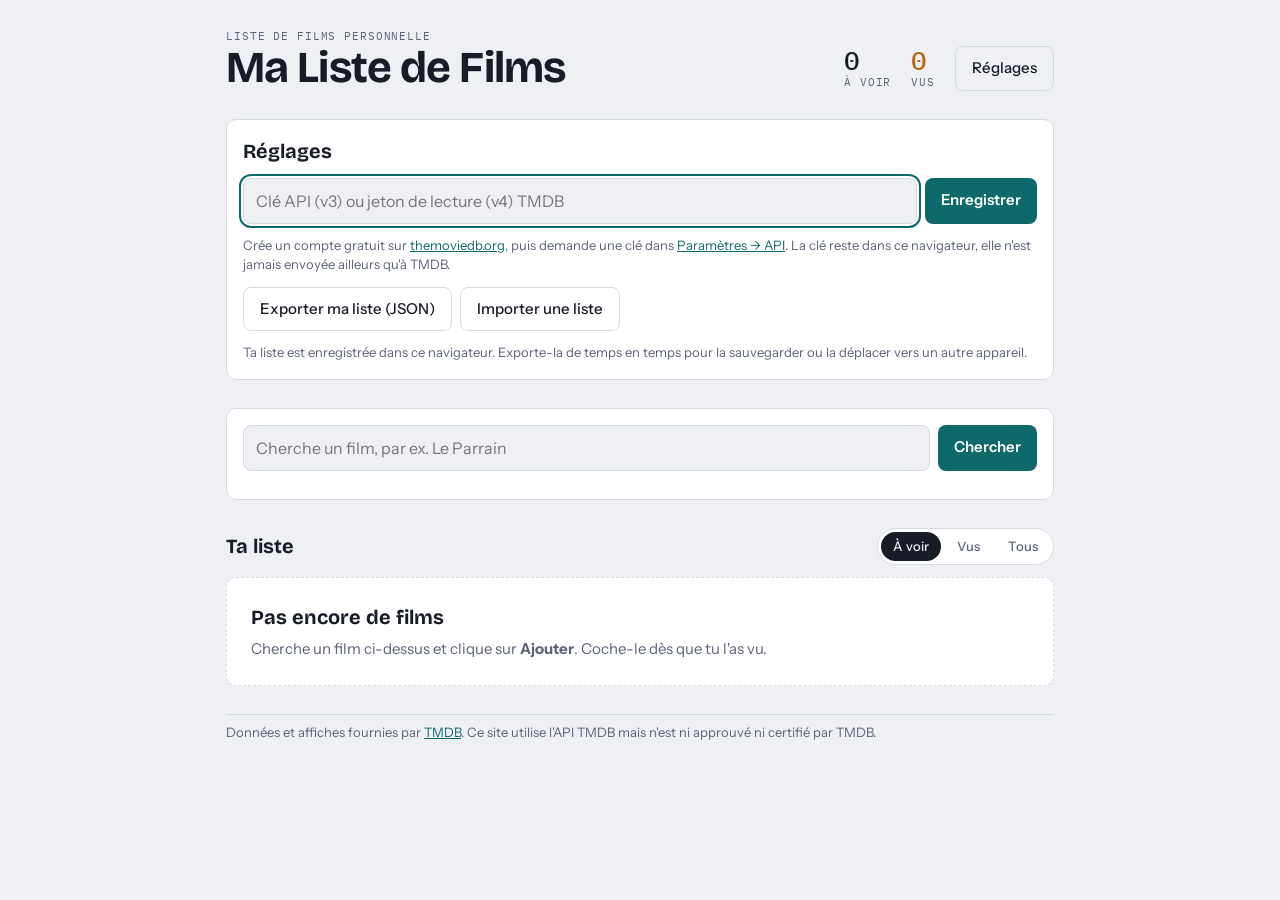
<file: index.html>
<!doctype html>
<html lang="fr">
<head>
  <meta charset="utf-8">
  <meta name="viewport" content="width=device-width, initial-scale=1">
  <title>Ma Liste de Films</title>
  <meta name="description" content="Cherche de vrais films via TMDB, ajoute-les à ta liste et coche ceux que tu as vus.">
  <link rel="preconnect" href="https://fonts.googleapis.com">
  <link rel="preconnect" href="https://fonts.gstatic.com" crossorigin>
  <link rel="stylesheet" href="https://fonts.googleapis.com/css2?family=Bricolage+Grotesque:opsz,wght@12..96,500;12..96,700&family=Instrument+Sans:wght@400;500;600&family=IBM+Plex+Mono:wght@400;500&display=swap">
  <link rel="stylesheet" href="style.css">
</head>
<body>
<div class="wrap">
  <header>
    <div>
      <div class="label">Liste de films personnelle</div>
      <h1>Ma Liste de Films</h1>
    </div>
    <div class="tally">
      <div><b id="nTodo">0</b><span class="label">À voir</span></div>
      <div class="seen"><b id="nSeen">0</b><span class="label">Vus</span></div>
      <button class="btn ghost" id="openSettings" type="button" aria-controls="settings">Réglages</button>
    </div>
  </header>

  <section class="panel" id="settings" hidden aria-label="Réglages">
    <h2>Réglages</h2>
    <form id="keyForm" class="row">
      <label for="apiKey" class="sr">Clé API TMDB</label>
      <input id="apiKey" type="password" autocomplete="off" placeholder="Clé API (v3) ou jeton de lecture (v4) TMDB">
      <button class="btn" type="submit">Enregistrer</button>
    </form>
    <p class="hint">Crée un compte gratuit sur <a href="https://www.themoviedb.org/signup" target="_blank" rel="noopener">themoviedb.org</a>, puis demande une clé dans <a href="https://www.themoviedb.org/settings/api" target="_blank" rel="noopener">Paramètres → API</a>. La clé reste dans ce navigateur, elle n'est jamais envoyée ailleurs qu'à TMDB.</p>
    <p class="status" id="keyStatus" hidden></p>
    <div class="row wrap-row">
      <button class="btn ghost" id="exportBtn" type="button">Exporter ma liste (JSON)</button>
      <label class="btn ghost" for="importFile">Importer une liste</label>
      <input id="importFile" type="file" accept="application/json,.json" class="sr">
    </div>
    <p class="hint">Ta liste est enregistrée dans ce navigateur. Exporte-la de temps en temps pour la sauvegarder ou la déplacer vers un autre appareil.</p>
  </section>

  <section class="panel" aria-label="Rechercher un film">
    <form id="searchForm" class="row">
      <label for="q" class="sr">Titre du film</label>
      <input id="q" type="search" placeholder="Cherche un film, par ex. Le Parrain" autocomplete="off">
      <button class="btn" id="searchBtn" type="submit">Chercher</button>
    </form>
    <p class="status" id="searchStatus" hidden></p>
    <div class="results" id="results"></div>
  </section>

  <section class="stack" aria-label="Ta liste">
    <div class="listhead">
      <h2>Ta liste</h2>
      <div class="tabs" role="group" aria-label="Filtrer">
        <button type="button" data-f="todo" aria-pressed="true">À voir</button>
        <button type="button" data-f="seen" aria-pressed="false">Vus</button>
        <button type="button" data-f="all" aria-pressed="false">Tous</button>
      </div>
    </div>
    <p class="status" id="listStatus" hidden></p>
    <div class="list" id="list"></div>
  </section>

  <footer class="hint">
    Données et affiches fournies par <a href="https://www.themoviedb.org" target="_blank" rel="noopener">TMDB</a>.
    Ce site utilise l'API TMDB mais n'est ni approuvé ni certifié par TMDB.
  </footer>
</div>
<script src="app.js"></script>
</body>
</html>
</file>
<file: style.css>
/* Mise en page : une colonne comme un programme de cinéma, la recherche en haut, puis ta liste en tickets avec affiche */
:root {
  --bg: #eef0f4;
  --surface: #ffffff;
  --ink: #181c26;
  --muted: #5c6376;
  --line: #d6dae3;
  --accent: #0e6a6a;
  --accent-ink: #ffffff;
  --accent-soft: #dcefee;
  --seen: #b8650a;
  --seen-soft: #fbecd8;
  --danger: #b42318;
  --f-display: "Bricolage Grotesque", "Segoe UI", system-ui, sans-serif;
  --f-body: "Instrument Sans", "Segoe UI", system-ui, sans-serif;
  --f-mono: "IBM Plex Mono", ui-monospace, Consolas, monospace;
  color-scheme: light;
}
@media (prefers-color-scheme: dark) {
  :root {
    --bg: #12151c; --surface: #1b2029; --ink: #e9ecf2; --muted: #9aa2b4; --line: #2d3442;
    --accent: #4fc1bd; --accent-ink: #0c1a1a; --accent-soft: #173534;
    --seen: #f0a24a; --seen-soft: #3a2a17; --danger: #f2877d;
    color-scheme: dark;
  }
}
* { box-sizing: border-box; }
body {
  margin: 0; background: var(--bg); color: var(--ink);
  font-family: var(--f-body); font-size: 15px; line-height: 1.5;
}
img { max-width: 100%; }
[hidden] { display: none !important; }
a { color: var(--accent); }
.sr { position: absolute; width: 1px; height: 1px; overflow: hidden; clip: rect(0 0 0 0); white-space: nowrap; }

.wrap {
  max-width: 860px; margin: 0 auto;
  padding-block: 28px 48px;
  padding-left: max(16px, env(safe-area-inset-left, 0px));
  padding-right: max(16px, env(safe-area-inset-right, 0px));
  display: grid; gap: 28px;
}
.stack { display: grid; gap: 12px; }
h1, h2 { font-family: var(--f-display); text-wrap: balance; margin: 0; }
h1 { font-size: clamp(30px, 6vw, 44px); font-weight: 700; letter-spacing: -0.02em; line-height: 1.05; }
h2 { font-size: 20px; font-weight: 700; }
.mono { font-family: var(--f-mono); font-variant-numeric: tabular-nums; }
.label { font-family: var(--f-mono); font-size: 11px; letter-spacing: 0.08em; text-transform: uppercase; color: var(--muted); }

header { display: flex; flex-wrap: wrap; align-items: flex-end; justify-content: space-between; gap: 16px; }
.tally { display: flex; align-items: flex-end; gap: 20px; }
.tally div { display: grid; }
.tally b { font-family: var(--f-mono); font-size: 26px; font-weight: 500; line-height: 1.1; }
.tally .seen b { color: var(--seen); }

button, .btn { font: inherit; cursor: pointer; }
button:focus-visible, input:focus-visible, a:focus-visible, label.btn:focus-within { outline: 2px solid var(--accent); outline-offset: 2px; }

.panel { background: var(--surface); border: 1px solid var(--line); border-radius: 10px; padding: 16px; display: grid; gap: 12px; }
.row { display: flex; gap: 8px; }
.wrap-row { flex-wrap: wrap; }
.panel input[type="search"], .panel input[type="password"] {
  flex: 1; min-width: 0; font: inherit; font-size: 16px; padding: 10px 12px;
  border: 1px solid var(--line); border-radius: 8px; background: var(--bg); color: var(--ink);
}
.btn { display: inline-block; border: 0; border-radius: 8px; padding: 10px 16px; font-weight: 600; background: var(--accent); color: var(--accent-ink); }
.btn:disabled { opacity: .55; cursor: default; }
.btn.ghost { background: transparent; color: var(--ink); border: 1px solid var(--line); font-weight: 500; }
.hint { color: var(--muted); font-size: 13px; margin: 0; }
.status { font-size: 14px; color: var(--muted); margin: 0; }
.status.err { color: var(--danger); }

.results { display: grid; gap: 8px; }
.result {
  display: grid; grid-template-columns: 46px 1fr auto; gap: 12px; align-items: center;
  padding: 8px; border-radius: 8px; background: var(--bg);
}
.result > div { min-width: 0; }
.result .t { font-weight: 600; }
.result .meta { font-size: 13px; color: var(--muted); display: -webkit-box; -webkit-line-clamp: 2; -webkit-box-orient: vertical; overflow: hidden; }
.onlist { font-size: 13px; color: var(--accent); font-weight: 600; white-space: nowrap; }

.poster {
  width: 100%; aspect-ratio: 2 / 3; border-radius: 4px; object-fit: cover; display: block;
  background: var(--line);
}
.poster.none { display: grid; place-items: center; font-family: var(--f-mono); font-size: 10px; color: var(--muted); }

.listhead { display: flex; flex-wrap: wrap; align-items: center; justify-content: space-between; gap: 12px; }
.tabs { display: flex; gap: 4px; background: var(--surface); border: 1px solid var(--line); border-radius: 999px; padding: 3px; }
.tabs button { border: 0; background: transparent; color: var(--muted); padding: 5px 12px; border-radius: 999px; font-size: 13px; font-weight: 500; }
.tabs button[aria-pressed="true"] { background: var(--ink); color: var(--bg); }

.list { display: grid; gap: 10px; }
.film {
  display: grid; grid-template-columns: 92px 1fr; gap: 16px;
  background: var(--surface); border: 1px solid var(--line); border-radius: 10px; padding: 12px;
}
.film > div { min-width: 0; }
.film.seen .poster { filter: grayscale(.7); opacity: .75; }
.film .body { display: grid; gap: 6px; align-content: start; border-left: 2px dotted var(--line); padding-left: 16px; }
.film .top { display: flex; align-items: flex-start; gap: 10px; }
.film .top > div { flex: 1; min-width: 0; }
.film .title { font-family: var(--f-display); font-size: 19px; font-weight: 700; line-height: 1.2; }
.film.seen .title { color: var(--muted); }
.film .year { font-family: var(--f-mono); font-size: 13px; color: var(--muted); margin-left: 6px; }
.check {
  flex: none; display: inline-flex; align-items: center; gap: 6px;
  border: 1px solid var(--line); background: transparent; color: var(--ink);
  border-radius: 999px; padding: 4px 12px 4px 6px; font-size: 13px; font-weight: 500;
}
.check .dot { width: 18px; height: 18px; border-radius: 50%; border: 2px solid var(--line); display: grid; place-items: center; color: transparent; }
.check svg { width: 11px; height: 11px; }
.film.seen .check { background: var(--seen-soft); border-color: var(--seen); color: var(--seen); }
.film.seen .check .dot { background: var(--seen); border-color: var(--seen); color: var(--surface); }
.facts { display: flex; flex-wrap: wrap; gap: 4px 14px; font-size: 13px; color: var(--muted); }
.facts b { color: var(--ink); font-weight: 500; }
.rating { color: var(--seen); }
.chips { display: flex; flex-wrap: wrap; gap: 4px; }
.chip { font-size: 12px; padding: 1px 8px; border-radius: 999px; background: var(--accent-soft); color: var(--ink); }
.syn { margin: 0; max-width: 65ch; }
.actions { display: flex; flex-wrap: wrap; gap: 6px 14px; align-items: center; font-size: 13px; }
.link { border: 0; background: none; padding: 0; color: var(--muted); text-decoration: underline; font-size: 13px; }
.link.danger { color: var(--danger); }

.empty { background: var(--surface); border: 1px dashed var(--line); border-radius: 10px; padding: 24px; display: grid; gap: 6px; }
.empty p { margin: 0; color: var(--muted); }
footer { padding-top: 8px; border-top: 1px solid var(--line); }

@media (max-width: 520px) {
  .film { grid-template-columns: 64px 1fr; gap: 12px; }
  .film .body { padding-left: 12px; }
  .film .top { flex-direction: column; gap: 6px; }
}
@media (prefers-reduced-motion: no-preference) { .check, .film .poster { transition: all .2s; } }
</file>
